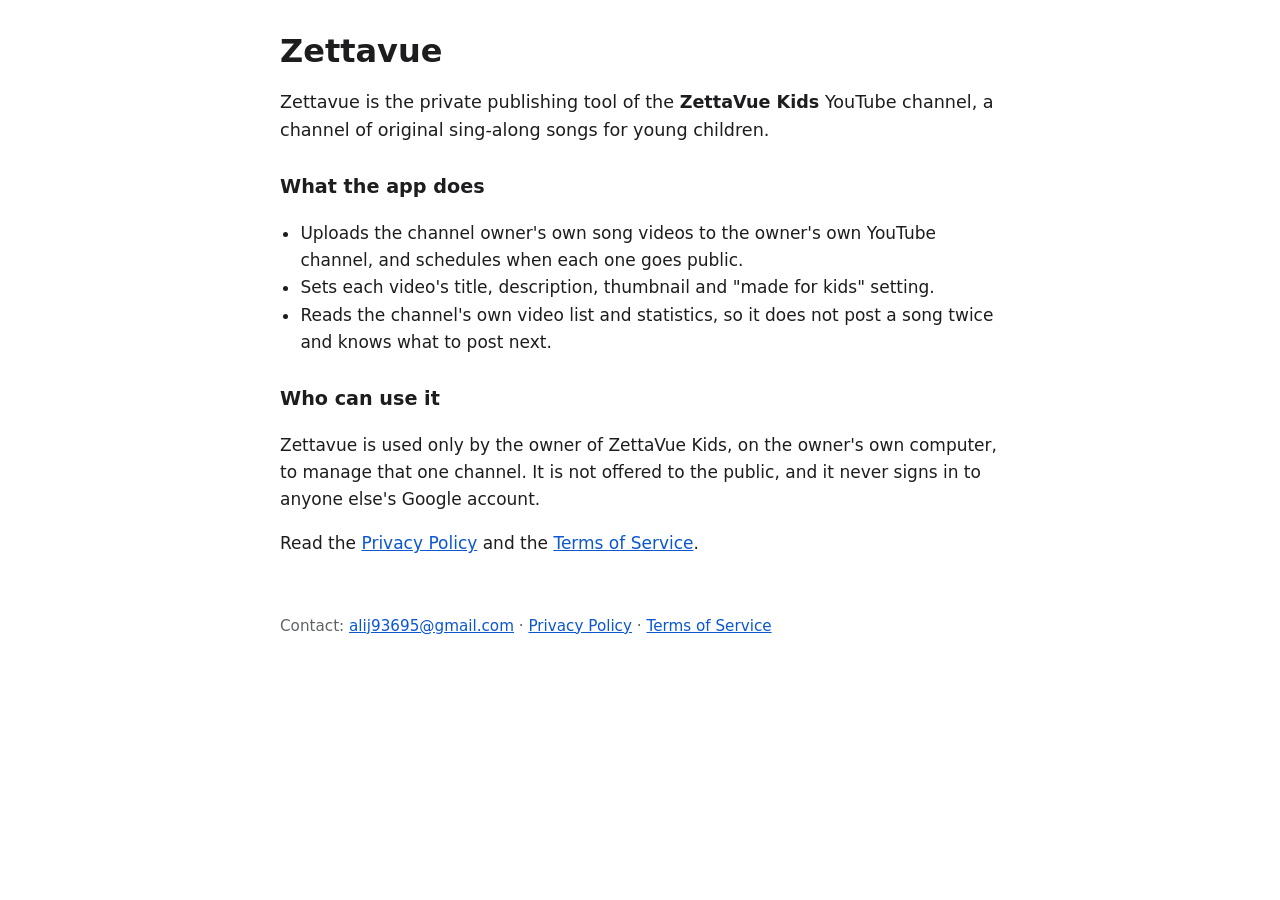
<file: index.html>
<!doctype html>
<html lang="en">
<head>
<meta charset="utf-8">
<meta name="viewport" content="width=device-width, initial-scale=1">
<title>Zettavue</title>
<meta name="description" content="Zettavue is the private publishing tool of the ZettaVue Kids YouTube channel.">
<link rel="stylesheet" href="style.css">
</head>
<body>
<main>
<h1>Zettavue</h1>
<p class="lead">Zettavue is the private publishing tool of the <strong>ZettaVue Kids</strong> YouTube channel, a channel of original sing-along songs for young children.</p>

<h2>What the app does</h2>
<ul>
<li>Uploads the channel owner's own song videos to the owner's own YouTube channel, and schedules when each one goes public.</li>
<li>Sets each video's title, description, thumbnail and "made for kids" setting.</li>
<li>Reads the channel's own video list and statistics, so it does not post a song twice and knows what to post next.</li>
</ul>

<h2>Who can use it</h2>
<p>Zettavue is used only by the owner of ZettaVue Kids, on the owner's own computer, to manage that one channel. It is not offered to the public, and it never signs in to anyone else's Google account.</p>

<p>Read the <a href="privacy.html">Privacy Policy</a> and the <a href="terms.html">Terms of Service</a>.</p>
</main>
<footer>
<p>Contact: <a href="mailto:alij93695@gmail.com">alij93695@gmail.com</a> · <a href="privacy.html">Privacy Policy</a> · <a href="terms.html">Terms of Service</a></p>
</footer>
</body>
</html>
</file>
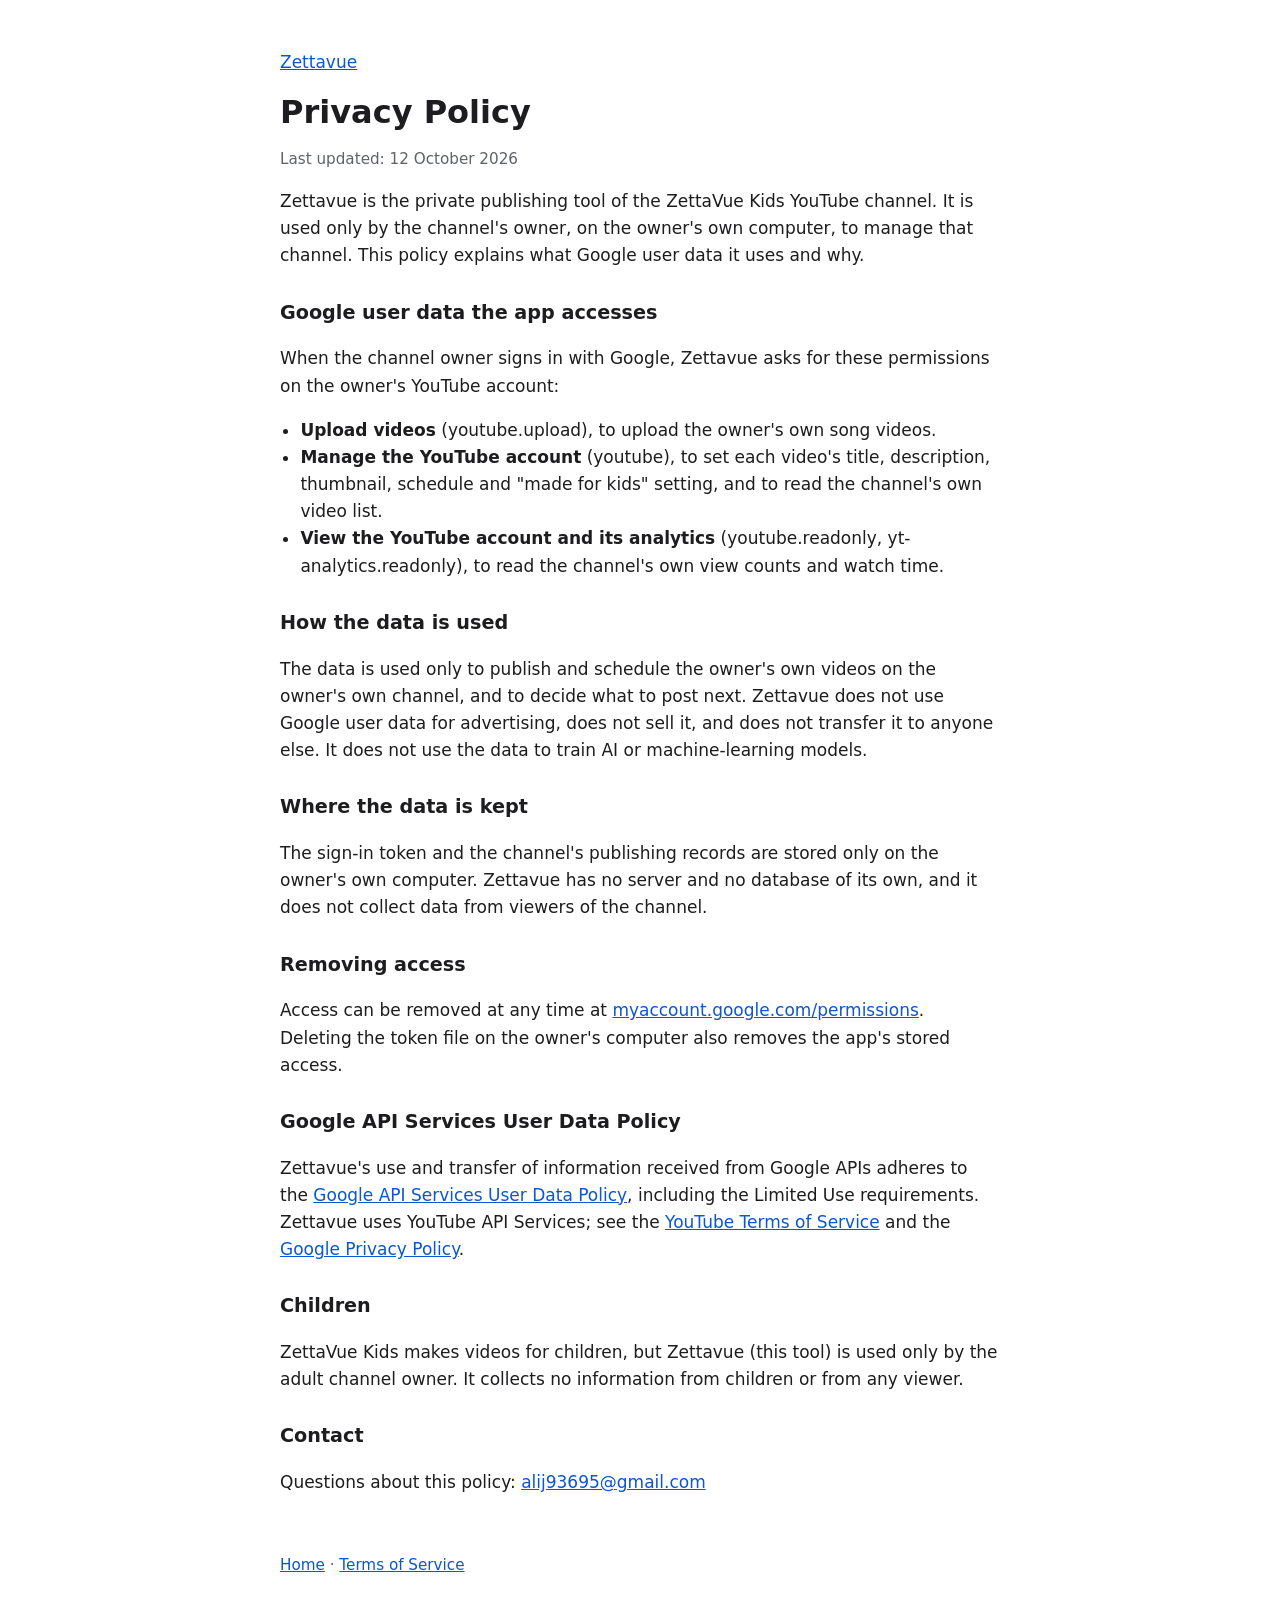
<file: privacy.html>
<!doctype html>
<html lang="en">
<head>
<meta charset="utf-8">
<meta name="viewport" content="width=device-width, initial-scale=1">
<title>Zettavue Privacy Policy</title>
<link rel="stylesheet" href="style.css">
</head>
<body>
<main>
<p><a href="index.html">Zettavue</a></p>
<h1>Privacy Policy</h1>
<p class="meta">Last updated: 12 October 2026</p>

<p>Zettavue is the private publishing tool of the ZettaVue Kids YouTube channel. It is used only by the channel's owner, on the owner's own computer, to manage that channel. This policy explains what Google user data it uses and why.</p>

<h2>Google user data the app accesses</h2>
<p>When the channel owner signs in with Google, Zettavue asks for these permissions on the owner's YouTube account:</p>
<ul>
<li><strong>Upload videos</strong> (youtube.upload), to upload the owner's own song videos.</li>
<li><strong>Manage the YouTube account</strong> (youtube), to set each video's title, description, thumbnail, schedule and "made for kids" setting, and to read the channel's own video list.</li>
<li><strong>View the YouTube account and its analytics</strong> (youtube.readonly, yt-analytics.readonly), to read the channel's own view counts and watch time.</li>
</ul>

<h2>How the data is used</h2>
<p>The data is used only to publish and schedule the owner's own videos on the owner's own channel, and to decide what to post next. Zettavue does not use Google user data for advertising, does not sell it, and does not transfer it to anyone else. It does not use the data to train AI or machine-learning models.</p>

<h2>Where the data is kept</h2>
<p>The sign-in token and the channel's publishing records are stored only on the owner's own computer. Zettavue has no server and no database of its own, and it does not collect data from viewers of the channel.</p>

<h2>Removing access</h2>
<p>Access can be removed at any time at <a href="https://myaccount.google.com/permissions">myaccount.google.com/permissions</a>. Deleting the token file on the owner's computer also removes the app's stored access.</p>

<h2>Google API Services User Data Policy</h2>
<p>Zettavue's use and transfer of information received from Google APIs adheres to the <a href="https://developers.google.com/terms/api-services-user-data-policy">Google API Services User Data Policy</a>, including the Limited Use requirements. Zettavue uses YouTube API Services; see the <a href="https://www.youtube.com/t/terms">YouTube Terms of Service</a> and the <a href="https://policies.google.com/privacy">Google Privacy Policy</a>.</p>

<h2>Children</h2>
<p>ZettaVue Kids makes videos for children, but Zettavue (this tool) is used only by the adult channel owner. It collects no information from children or from any viewer.</p>

<h2>Contact</h2>
<p>Questions about this policy: <a href="mailto:alij93695@gmail.com">alij93695@gmail.com</a></p>
</main>
<footer>
<p><a href="index.html">Home</a> · <a href="terms.html">Terms of Service</a></p>
</footer>
</body>
</html>
</file>
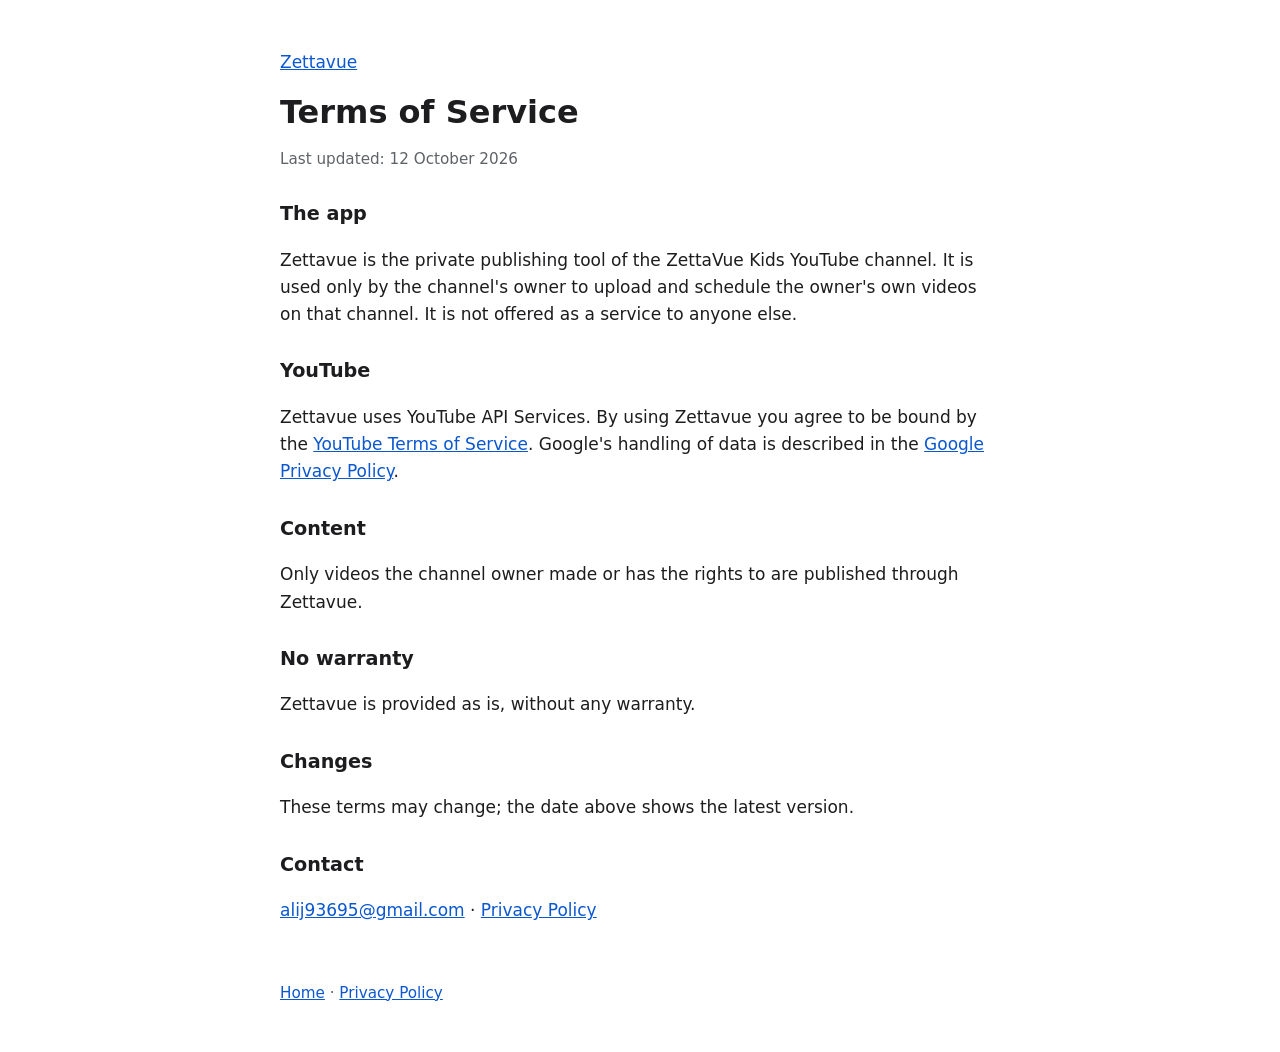
<file: terms.html>
<!doctype html>
<html lang="en">
<head>
<meta charset="utf-8">
<meta name="viewport" content="width=device-width, initial-scale=1">
<title>Zettavue Terms of Service</title>
<link rel="stylesheet" href="style.css">
</head>
<body>
<main>
<p><a href="index.html">Zettavue</a></p>
<h1>Terms of Service</h1>
<p class="meta">Last updated: 12 October 2026</p>

<h2>The app</h2>
<p>Zettavue is the private publishing tool of the ZettaVue Kids YouTube channel. It is used only by the channel's owner to upload and schedule the owner's own videos on that channel. It is not offered as a service to anyone else.</p>

<h2>YouTube</h2>
<p>Zettavue uses YouTube API Services. By using Zettavue you agree to be bound by the <a href="https://www.youtube.com/t/terms">YouTube Terms of Service</a>. Google's handling of data is described in the <a href="https://policies.google.com/privacy">Google Privacy Policy</a>.</p>

<h2>Content</h2>
<p>Only videos the channel owner made or has the rights to are published through Zettavue.</p>

<h2>No warranty</h2>
<p>Zettavue is provided as is, without any warranty.</p>

<h2>Changes</h2>
<p>These terms may change; the date above shows the latest version.</p>

<h2>Contact</h2>
<p><a href="mailto:alij93695@gmail.com">alij93695@gmail.com</a> · <a href="privacy.html">Privacy Policy</a></p>
</main>
<footer>
<p><a href="index.html">Home</a> · <a href="privacy.html">Privacy Policy</a></p>
</footer>
</body>
</html>
</file>
<file: style.css>
:root { color-scheme: light dark; --bg: #ffffff; --fg: #1d1d1f; --muted: #5f6368; --link: #0b57d0; }
@media (prefers-color-scheme: dark) { :root { --bg: #141414; --fg: #ececec; --muted: #a8a8a8; --link: #8ab4f8; } }
body { margin: 0; background: var(--bg); color: var(--fg); font: 17px/1.6 system-ui, -apple-system, "Segoe UI", Roboto, sans-serif; }
main, footer { max-width: 720px; margin: 0 auto; padding: 0 16px; }
main { padding-top: 32px; }
h1 { font-size: 2rem; line-height: 1.2; margin: 0 0 12px; }
h2 { font-size: 1.2rem; margin: 28px 0 8px; }
.lead { font-size: 1.1rem; }
.meta, footer { color: var(--muted); font-size: 0.95rem; }
footer { padding-top: 24px; padding-bottom: 32px; }
a { color: var(--link); }
ul { padding-left: 1.2em; }
</file>
